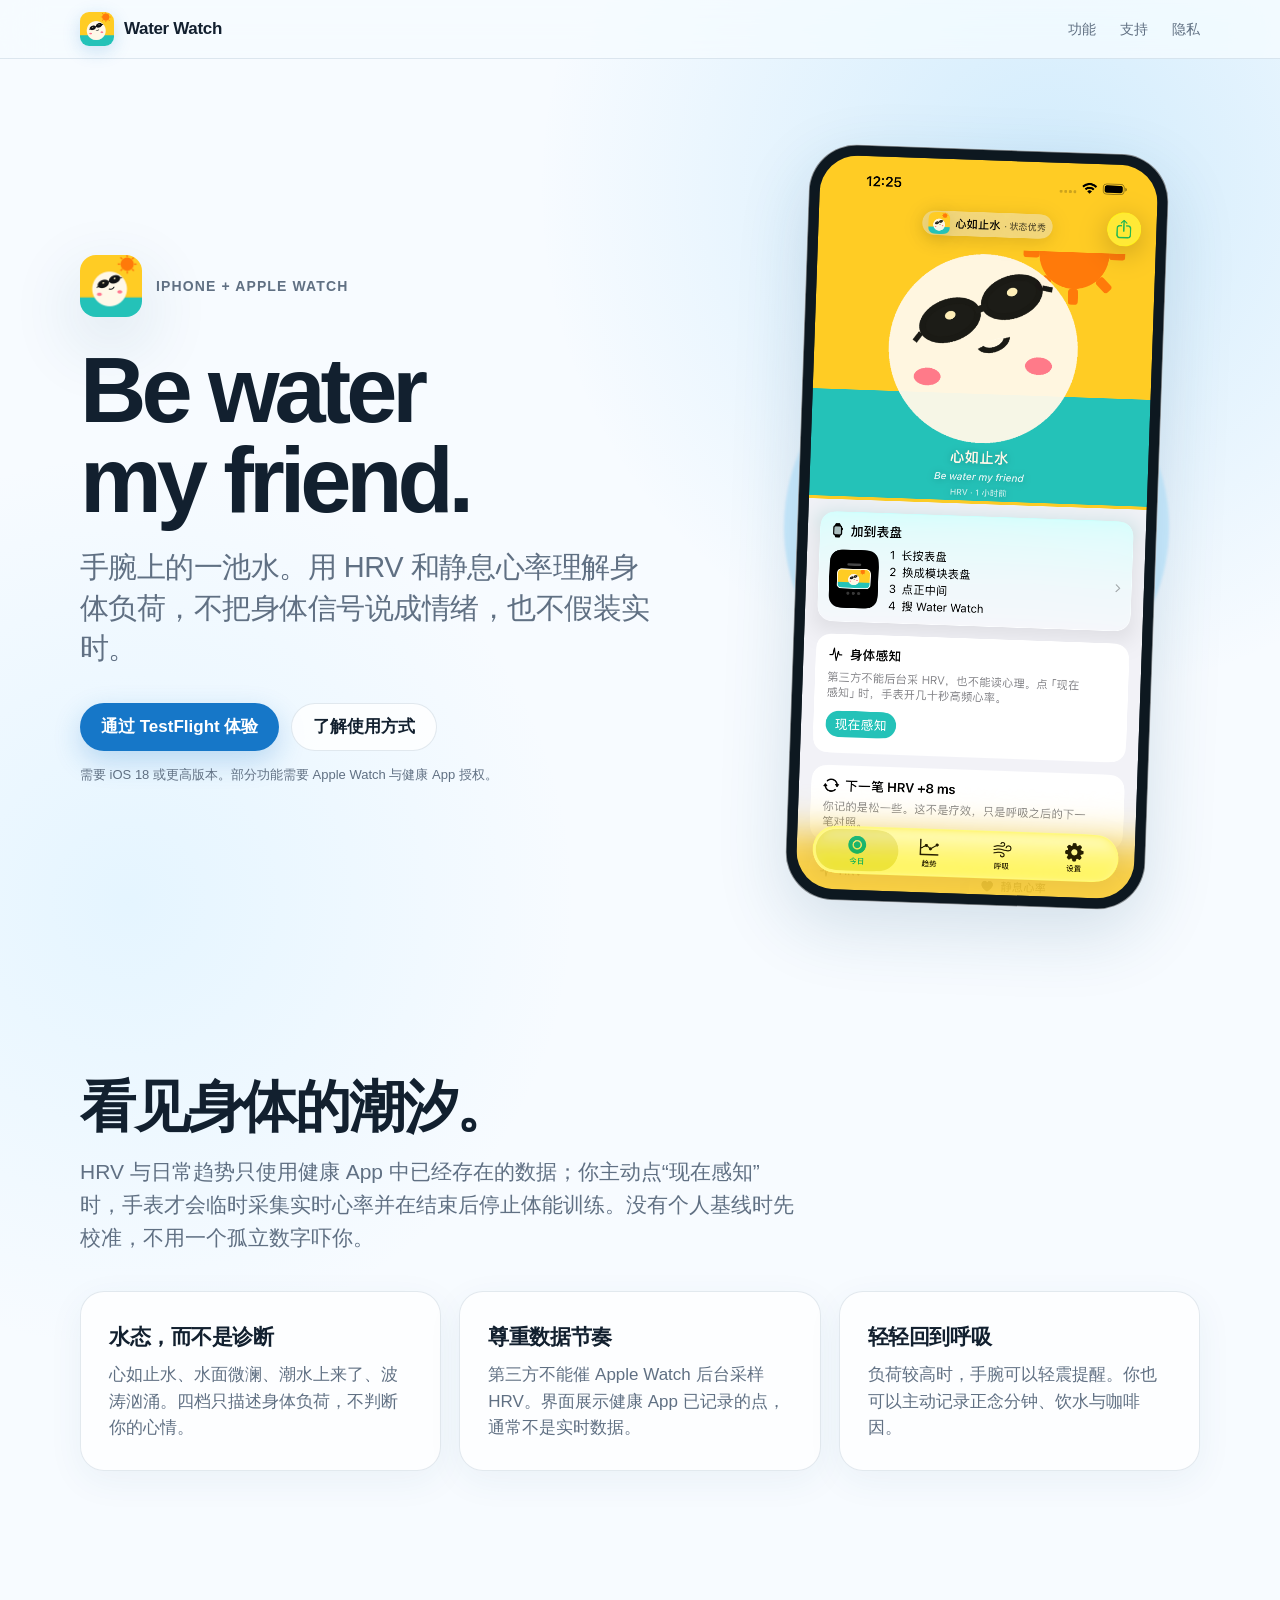
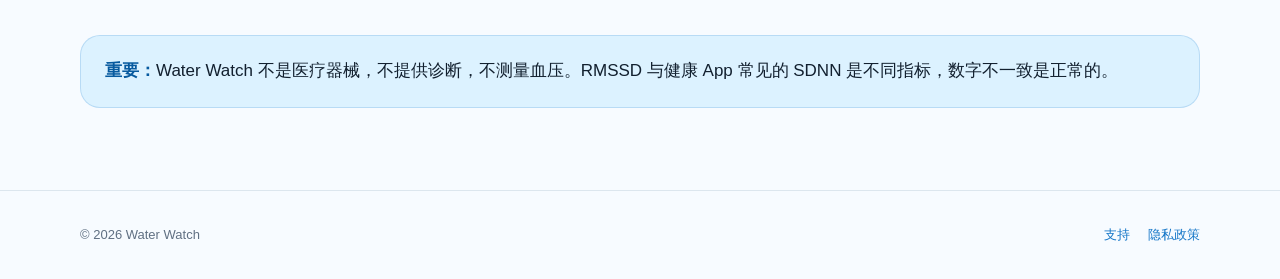
<file: index.html>
<!doctype html>
<html lang="zh-CN">
<head>
  <meta charset="utf-8">
  <meta name="viewport" content="width=device-width, initial-scale=1, viewport-fit=cover">
  <meta name="theme-color" content="#f7fbff" media="(prefers-color-scheme: light)">
  <meta name="theme-color" content="#06121d" media="(prefers-color-scheme: dark)">
  <title>Water Watch — Be water my friend</title>
  <meta name="description" content="Water Watch 用 Apple Watch 已记录的 HRV 和静息心率，帮助你理解身体负荷。不是医疗诊断，不伪造实时数据。">
  <link rel="icon" type="image/png" href="assets/app-icon.png">
  <link rel="apple-touch-icon" href="assets/app-icon.png">
  <link rel="stylesheet" href="style.css">
</head>
<body>
<a class="skip-link" href="#main">跳到主内容</a>
<nav class="nav" aria-label="主导航">
  <div class="nav-inner">
    <a class="brand" href="./"><img src="assets/app-icon.png" alt=""><span>Water Watch</span></a>
    <div class="nav-links">
      <a href="#how">功能</a>
      <a href="support.html">支持</a>
      <a href="privacy.html">隐私</a>
    </div>
  </div>
</nav>
<main id="main">
  <section class="shell hero">
    <div class="hero-copy">
      <div class="eyebrow"><img src="assets/app-icon.png" alt="Water Watch 图标"><span>iPhone + Apple Watch</span></div>
      <h1>Be water<br>my friend.</h1>
      <p class="tagline">手腕上的一池水。用 HRV 和静息心率理解身体负荷，不把身体信号说成情绪，也不假装实时。</p>
      <div class="actions">
        <a class="button" href="https://testflight.apple.com/join/exK8dZCx" target="_blank" rel="noopener">通过 TestFlight 体验</a>
        <a class="button secondary" href="support.html">了解使用方式</a>
      </div>
      <p class="microcopy">需要 iOS 18 或更高版本。部分功能需要 Apple Watch 与健康 App 授权。</p>
    </div>
    <div class="phone-wrap" aria-label="Water Watch 今日界面预览">
      <div class="phone"><img src="assets/iphone-today.png" alt="Water Watch 今日页面，显示可爱的方池小人与身体负荷状态"></div>
    </div>
  </section>

  <section id="how" class="shell section">
    <h2>看见身体的潮汐。</h2>
    <p class="section-lead">HRV 与日常趋势只使用健康 App 中已经存在的数据；你主动点“现在感知”时，手表才会临时采集实时心率并在结束后停止体能训练。没有个人基线时先校准，不用一个孤立数字吓你。</p>
    <div class="grid">
      <article class="card">
        <h3>水态，而不是诊断</h3>
        <p>心如止水、水面微澜、潮水上来了、波涛汹涌。四档只描述身体负荷，不判断你的心情。</p>
      </article>
      <article class="card">
        <h3>尊重数据节奏</h3>
        <p>第三方不能催 Apple Watch 后台采样 HRV。界面展示健康 App 已记录的点，通常不是实时数据。</p>
      </article>
      <article class="card">
        <h3>轻轻回到呼吸</h3>
        <p>负荷较高时，手腕可以轻震提醒。你也可以主动记录正念分钟、饮水与咖啡因。</p>
      </article>
    </div>
  </section>

  <section class="shell section">
    <div class="note"><strong>重要：</strong>Water Watch 不是医疗器械，不提供诊断，不测量血压。RMSSD 与健康 App 常见的 SDNN 是不同指标，数字不一致是正常的。</div>
  </section>
</main>
<footer class="footer">
  <div class="footer-inner">
    <span>© 2026 Water Watch</span>
    <div class="footer-links"><a href="support.html">支持</a><a href="privacy.html">隐私政策</a></div>
  </div>
</footer>
</body>
</html>
</file>
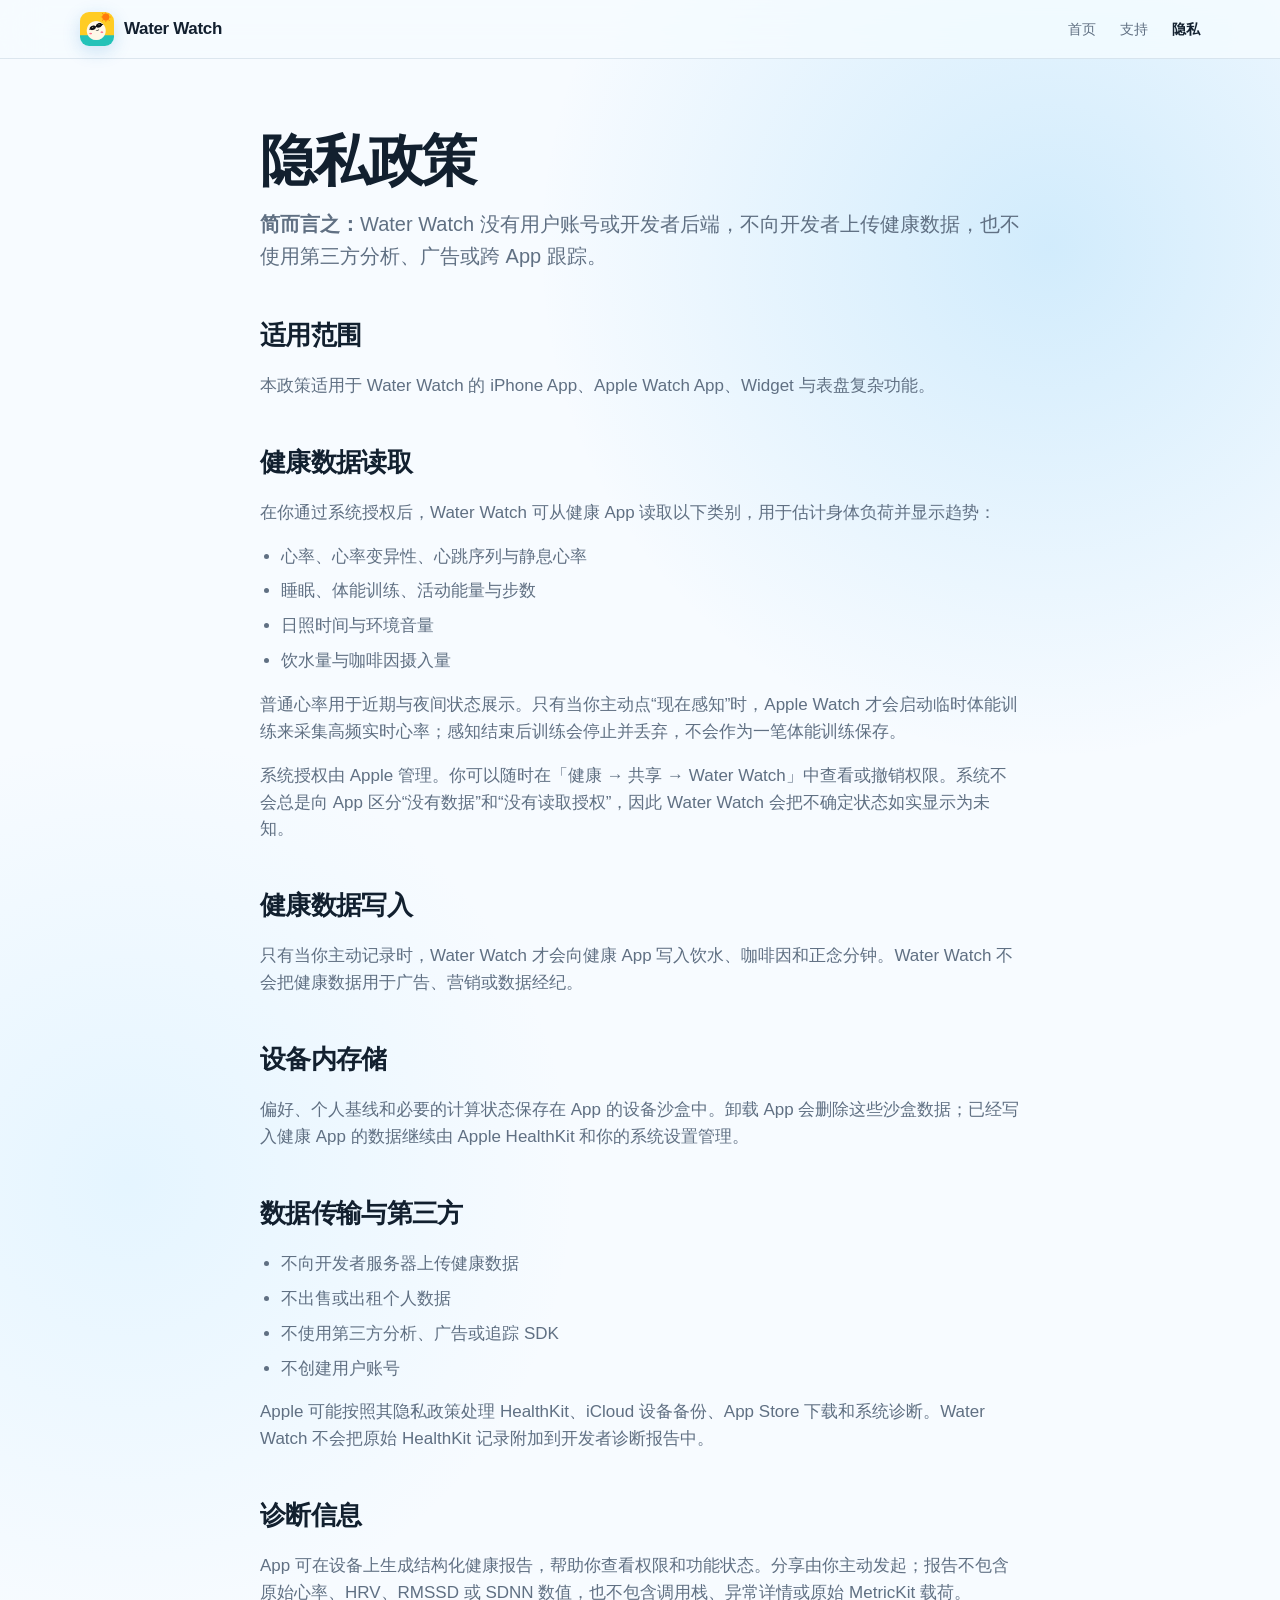
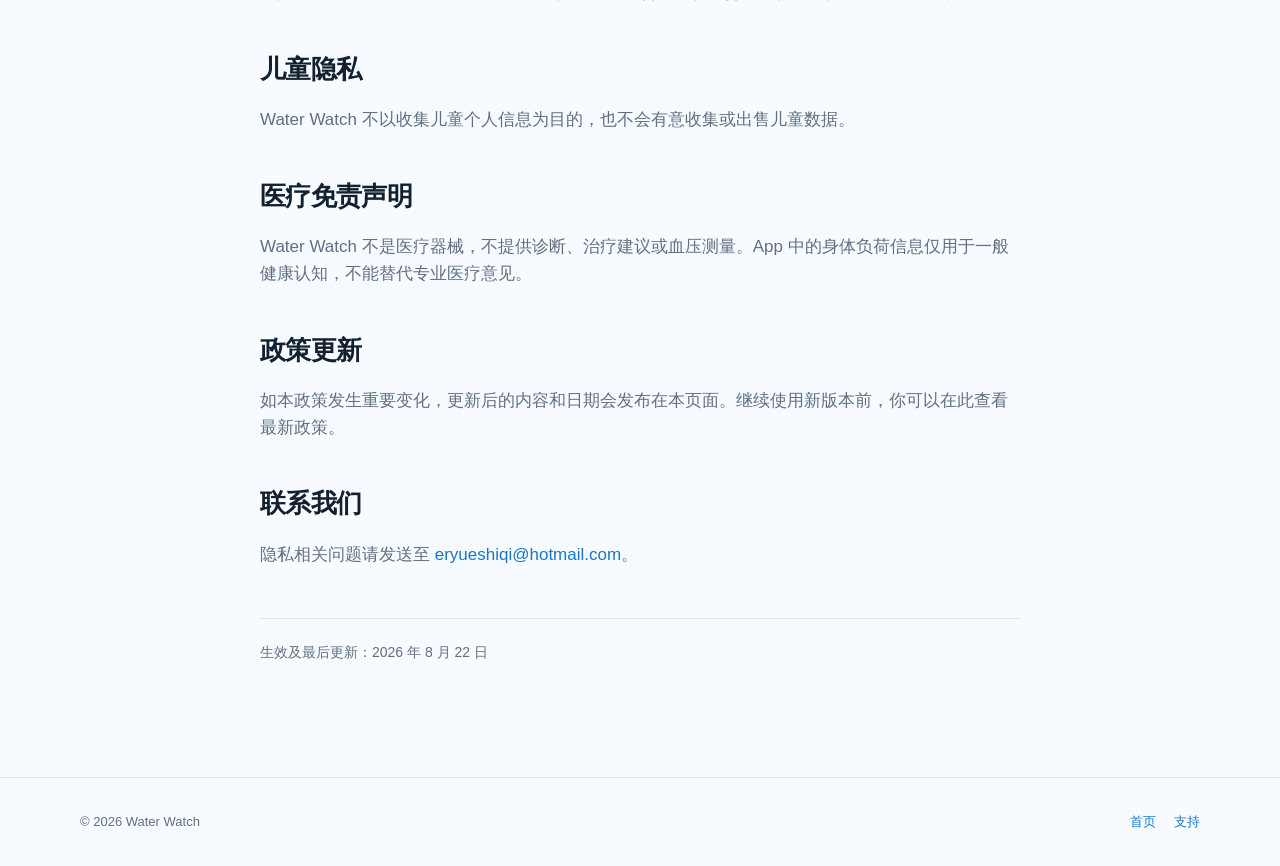
<file: privacy.html>
<!doctype html>
<html lang="zh-CN">
<head>
  <meta charset="utf-8">
  <meta name="viewport" content="width=device-width, initial-scale=1, viewport-fit=cover">
  <title>隐私政策 — Water Watch</title>
  <meta name="description" content="Water Watch 隐私政策：健康数据留在你的设备与健康 App 中，不上传到开发者服务器。">
  <link rel="icon" type="image/png" href="assets/app-icon.png">
  <link rel="apple-touch-icon" href="assets/app-icon.png">
  <link rel="stylesheet" href="style.css">
</head>
<body>
<a class="skip-link" href="#main">跳到主内容</a>
<nav class="nav" aria-label="主导航">
  <div class="nav-inner">
    <a class="brand" href="./"><img src="assets/app-icon.png" alt=""><span>Water Watch</span></a>
    <div class="nav-links"><a href="./">首页</a><a href="support.html">支持</a><a href="privacy.html" aria-current="page">隐私</a></div>
  </div>
</nav>
<main id="main" class="doc">
  <h1>隐私政策</h1>
  <p class="intro"><strong>简而言之：</strong>Water Watch 没有用户账号或开发者后端，不向开发者上传健康数据，也不使用第三方分析、广告或跨 App 跟踪。</p>

  <h2>适用范围</h2>
  <p>本政策适用于 Water Watch 的 iPhone App、Apple Watch App、Widget 与表盘复杂功能。</p>

  <h2>健康数据读取</h2>
  <p>在你通过系统授权后，Water Watch 可从健康 App 读取以下类别，用于估计身体负荷并显示趋势：</p>
  <ul>
    <li>心率、心率变异性、心跳序列与静息心率</li>
    <li>睡眠、体能训练、活动能量与步数</li>
    <li>日照时间与环境音量</li>
    <li>饮水量与咖啡因摄入量</li>
  </ul>
  <p>普通心率用于近期与夜间状态展示。只有当你主动点“现在感知”时，Apple Watch 才会启动临时体能训练来采集高频实时心率；感知结束后训练会停止并丢弃，不会作为一笔体能训练保存。</p>
  <p>系统授权由 Apple 管理。你可以随时在「健康 → 共享 → Water Watch」中查看或撤销权限。系统不会总是向 App 区分“没有数据”和“没有读取授权”，因此 Water Watch 会把不确定状态如实显示为未知。</p>

  <h2>健康数据写入</h2>
  <p>只有当你主动记录时，Water Watch 才会向健康 App 写入饮水、咖啡因和正念分钟。Water Watch 不会把健康数据用于广告、营销或数据经纪。</p>

  <h2>设备内存储</h2>
  <p>偏好、个人基线和必要的计算状态保存在 App 的设备沙盒中。卸载 App 会删除这些沙盒数据；已经写入健康 App 的数据继续由 Apple HealthKit 和你的系统设置管理。</p>

  <h2>数据传输与第三方</h2>
  <ul>
    <li>不向开发者服务器上传健康数据</li>
    <li>不出售或出租个人数据</li>
    <li>不使用第三方分析、广告或追踪 SDK</li>
    <li>不创建用户账号</li>
  </ul>
  <p>Apple 可能按照其隐私政策处理 HealthKit、iCloud 设备备份、App Store 下载和系统诊断。Water Watch 不会把原始 HealthKit 记录附加到开发者诊断报告中。</p>

  <h2>诊断信息</h2>
  <p>App 可在设备上生成结构化健康报告，帮助你查看权限和功能状态。分享由你主动发起；报告不包含原始心率、HRV、RMSSD 或 SDNN 数值，也不包含调用栈、异常详情或原始 MetricKit 载荷。</p>

  <h2>儿童隐私</h2>
  <p>Water Watch 不以收集儿童个人信息为目的，也不会有意收集或出售儿童数据。</p>

  <h2>医疗免责声明</h2>
  <p>Water Watch 不是医疗器械，不提供诊断、治疗建议或血压测量。App 中的身体负荷信息仅用于一般健康认知，不能替代专业医疗意见。</p>

  <h2>政策更新</h2>
  <p>如本政策发生重要变化，更新后的内容和日期会发布在本页面。继续使用新版本前，你可以在此查看最新政策。</p>

  <h2>联系我们</h2>
  <p>隐私相关问题请发送至 <a href="mailto:eryueshiqi@hotmail.com">eryueshiqi@hotmail.com</a>。</p>
  <p class="meta">生效及最后更新：2026 年 8 月 22 日</p>
</main>
<footer class="footer"><div class="footer-inner"><span>© 2026 Water Watch</span><div class="footer-links"><a href="./">首页</a><a href="support.html">支持</a></div></div></footer>
</body>
</html>
</file>
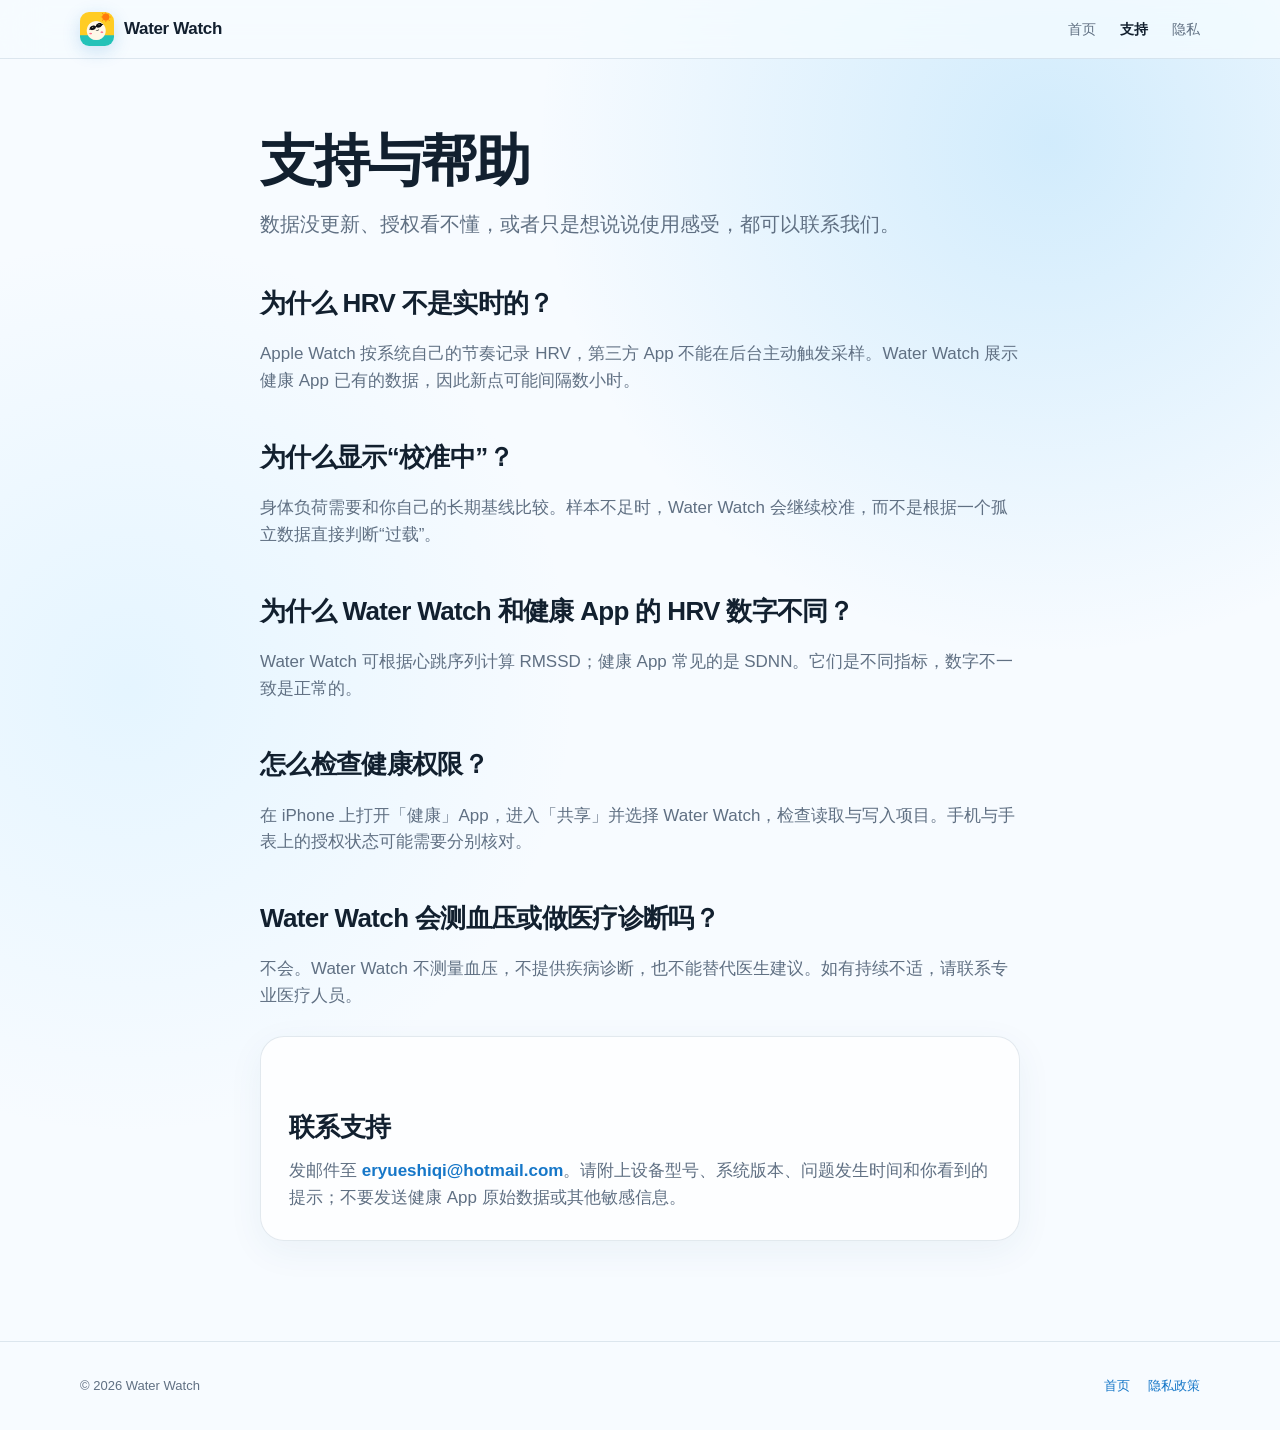
<file: support.html>
<!doctype html>
<html lang="zh-CN">
<head>
  <meta charset="utf-8">
  <meta name="viewport" content="width=device-width, initial-scale=1, viewport-fit=cover">
  <title>支持与帮助 — Water Watch</title>
  <meta name="description" content="Water Watch 使用帮助、常见问题与联系邮箱。">
  <link rel="icon" type="image/png" href="assets/app-icon.png">
  <link rel="apple-touch-icon" href="assets/app-icon.png">
  <link rel="stylesheet" href="style.css">
</head>
<body>
<a class="skip-link" href="#main">跳到主内容</a>
<nav class="nav" aria-label="主导航">
  <div class="nav-inner">
    <a class="brand" href="./"><img src="assets/app-icon.png" alt=""><span>Water Watch</span></a>
    <div class="nav-links"><a href="./">首页</a><a href="support.html" aria-current="page">支持</a><a href="privacy.html">隐私</a></div>
  </div>
</nav>
<main id="main" class="doc">
  <h1>支持与帮助</h1>
  <p class="intro">数据没更新、授权看不懂，或者只是想说说使用感受，都可以联系我们。</p>

  <h2>为什么 HRV 不是实时的？</h2>
  <p>Apple Watch 按系统自己的节奏记录 HRV，第三方 App 不能在后台主动触发采样。Water Watch 展示健康 App 已有的数据，因此新点可能间隔数小时。</p>

  <h2>为什么显示“校准中”？</h2>
  <p>身体负荷需要和你自己的长期基线比较。样本不足时，Water Watch 会继续校准，而不是根据一个孤立数据直接判断“过载”。</p>

  <h2>为什么 Water Watch 和健康 App 的 HRV 数字不同？</h2>
  <p>Water Watch 可根据心跳序列计算 RMSSD；健康 App 常见的是 SDNN。它们是不同指标，数字不一致是正常的。</p>

  <h2>怎么检查健康权限？</h2>
  <p>在 iPhone 上打开「健康」App，进入「共享」并选择 Water Watch，检查读取与写入项目。手机与手表上的授权状态可能需要分别核对。</p>

  <h2>Water Watch 会测血压或做医疗诊断吗？</h2>
  <p>不会。Water Watch 不测量血压，不提供疾病诊断，也不能替代医生建议。如有持续不适，请联系专业医疗人员。</p>

  <div class="card contact-card">
    <h2>联系支持</h2>
    <p>发邮件至 <a href="mailto:eryueshiqi@hotmail.com">eryueshiqi@hotmail.com</a>。请附上设备型号、系统版本、问题发生时间和你看到的提示；不要发送健康 App 原始数据或其他敏感信息。</p>
  </div>
</main>
<footer class="footer"><div class="footer-inner"><span>© 2026 Water Watch</span><div class="footer-links"><a href="./">首页</a><a href="privacy.html">隐私政策</a></div></div></footer>
</body>
</html>
</file>
<file: style.css>
:root {
  color-scheme: light dark;
  --bg: #f7fbff;
  --surface: rgba(255, 255, 255, 0.78);
  --surface-solid: #ffffff;
  --text: #12202f;
  --muted: #607083;
  --line: rgba(29, 78, 116, 0.12);
  --brand: #1677c8;
  --brand-deep: #075a9f;
  --water: #ccecff;
  --shadow: 0 24px 70px rgba(24, 80, 120, 0.16);
}

@media (prefers-color-scheme: dark) {
  :root {
    --bg: #06121d;
    --surface: rgba(15, 31, 45, 0.82);
    --surface-solid: #0f1f2d;
    --text: #f4f9fc;
    --muted: #a7b8c7;
    --line: rgba(210, 237, 255, 0.12);
    --brand: #69bfff;
    --brand-deep: #9bd3ff;
    --water: #123b58;
    --shadow: 0 24px 70px rgba(0, 0, 0, 0.4);
  }
}

* { box-sizing: border-box; }
html { scroll-behavior: smooth; -webkit-text-size-adjust: 100%; }
@media (prefers-reduced-motion: reduce) {
  html { scroll-behavior: auto; }
}
body {
  margin: 0;
  min-height: 100vh;
  font: 17px/1.58 -apple-system, BlinkMacSystemFont, "SF Pro Text", "PingFang SC", "Helvetica Neue", sans-serif;
  color: var(--text);
  background:
    radial-gradient(circle at 82% 10%, rgba(76, 181, 242, 0.22), transparent 32rem),
    radial-gradient(circle at 10% 48%, rgba(146, 217, 255, 0.18), transparent 28rem),
    var(--bg);
  -webkit-font-smoothing: antialiased;
}
a { color: var(--brand); text-decoration: none; }
a:hover { text-decoration: underline; }
img { display: block; max-width: 100%; }

.skip-link {
  position: fixed;
  top: 8px;
  left: 8px;
  z-index: 1000;
  padding: 8px 12px;
  border-radius: 10px;
  background: var(--surface-solid);
  transform: translateY(-150%);
}
.skip-link:focus { transform: translateY(0); }

.nav {
  position: sticky;
  top: 0;
  z-index: 20;
  border-bottom: 1px solid var(--line);
  background: color-mix(in srgb, var(--bg) 78%, transparent);
  backdrop-filter: saturate(160%) blur(22px);
  -webkit-backdrop-filter: saturate(160%) blur(22px);
}
.nav-inner {
  width: min(1120px, calc(100% - 36px));
  height: 58px;
  margin: 0 auto;
  display: flex;
  align-items: center;
  justify-content: space-between;
  gap: 22px;
}
.brand {
  display: flex;
  align-items: center;
  gap: 10px;
  color: var(--text);
  font-weight: 700;
  letter-spacing: -0.02em;
}
.brand:hover { text-decoration: none; }
.brand img { width: 34px; height: 34px; border-radius: 9px; box-shadow: 0 5px 18px rgba(24, 119, 200, 0.2); }
.nav-links { display: flex; align-items: center; gap: 24px; }
.nav-links a { color: var(--muted); font-size: 14px; }
.nav-links a[aria-current="page"] { color: var(--text); font-weight: 650; }

.shell { width: min(1120px, calc(100% - 36px)); margin: 0 auto; }
.hero {
  min-height: calc(100svh - 58px);
  padding: clamp(54px, 7vw, 96px) 0;
  display: grid;
  grid-template-columns: minmax(0, 1fr) minmax(280px, 0.78fr);
  gap: clamp(42px, 8vw, 100px);
  align-items: center;
}
.hero-copy { max-width: 650px; }
.eyebrow {
  display: flex;
  align-items: center;
  gap: 14px;
  margin-bottom: 28px;
  color: var(--muted);
  font-size: 14px;
  font-weight: 700;
  letter-spacing: 0.08em;
  text-transform: uppercase;
}
.eyebrow img { width: 62px; height: 62px; border-radius: 16px; box-shadow: var(--shadow); }
h1 {
  margin: 0 0 22px;
  font-size: clamp(48px, 7.3vw, 92px);
  line-height: 0.98;
  letter-spacing: -0.055em;
}
.tagline {
  margin: 0 0 34px;
  max-width: 620px;
  color: var(--muted);
  font-size: clamp(20px, 2.3vw, 29px);
  line-height: 1.4;
  letter-spacing: -0.018em;
}
.actions { display: flex; flex-wrap: wrap; gap: 12px; align-items: center; }
.button {
  display: inline-flex;
  min-height: 48px;
  padding: 0 21px;
  align-items: center;
  justify-content: center;
  border-radius: 999px;
  background: var(--brand);
  color: white;
  font-weight: 650;
  box-shadow: 0 10px 28px rgba(22, 119, 200, 0.24);
}
.button:hover { color: white; text-decoration: none; filter: brightness(1.05); }
.button.secondary { background: var(--surface); color: var(--text); border: 1px solid var(--line); box-shadow: none; }
.button.secondary:hover { color: var(--text); }
.microcopy { margin-top: 14px; color: var(--muted); font-size: 13px; }

.phone-wrap { display: grid; place-items: center; position: relative; }
.phone-wrap::before {
  position: absolute;
  width: 86%;
  aspect-ratio: 1;
  border-radius: 50%;
  background: var(--water);
  filter: blur(1px);
  content: "";
}
.phone {
  position: relative;
  width: min(100%, 360px);
  padding: 10px;
  border: 1px solid rgba(255,255,255,0.5);
  border-radius: 48px;
  background: #0d1820;
  box-shadow: var(--shadow);
  transform: rotate(2deg);
}
.phone img { border-radius: 38px; }

.section { padding: 82px 0; }
.section h2, .doc h1 { margin: 0 0 18px; font-size: clamp(34px, 5vw, 56px); line-height: 1.08; letter-spacing: -0.04em; }
.section-lead { max-width: 720px; margin: 0 0 36px; color: var(--muted); font-size: 21px; }
.grid { display: grid; grid-template-columns: repeat(3, minmax(0, 1fr)); gap: 18px; }
.card {
  padding: 28px;
  border: 1px solid var(--line);
  border-radius: 24px;
  background: var(--surface);
  box-shadow: 0 10px 36px rgba(31, 89, 127, 0.06);
}
.card h2, .card h3 { margin: 0 0 9px; font-size: 21px; letter-spacing: -0.02em; }
.card p { margin: 0; color: var(--muted); }
.note {
  padding: 22px 24px;
  border-radius: 20px;
  border: 1px solid rgba(22, 119, 200, 0.18);
  background: color-mix(in srgb, var(--water) 62%, transparent);
}
.note strong { color: var(--brand-deep); }

.doc { width: min(760px, calc(100% - 36px)); margin: 0 auto; padding: 72px 0 100px; }
.doc .intro { margin: 0 0 38px; color: var(--muted); font-size: 20px; }
.doc h2 { margin: 42px 0 10px; font-size: 26px; letter-spacing: -0.025em; }
.doc h3 { margin: 26px 0 8px; font-size: 20px; }
.doc p, .doc li { color: var(--muted); }
.doc ul { padding-left: 1.25em; }
.doc li + li { margin-top: 8px; }
.doc .meta { margin-top: 50px; padding-top: 22px; border-top: 1px solid var(--line); font-size: 14px; }
.contact-card { margin-top: 26px; }
.contact-card a { font-weight: 650; }

.footer { border-top: 1px solid var(--line); }
.footer-inner {
  width: min(1120px, calc(100% - 36px));
  min-height: 88px;
  margin: 0 auto;
  display: flex;
  align-items: center;
  justify-content: space-between;
  gap: 24px;
  color: var(--muted);
  font-size: 13px;
}
.footer-links { display: flex; gap: 18px; }

@media (max-width: 800px) {
  .hero { min-height: auto; grid-template-columns: 1fr; }
  .hero-copy { text-align: center; margin: 0 auto; }
  .eyebrow, .actions { justify-content: center; }
  .grid { grid-template-columns: 1fr; }
  .phone { width: min(82vw, 340px); transform: none; }
}

@media (max-width: 560px) {
  .nav-links { gap: 14px; }
  .nav-links a:first-child { display: none; }
  .footer-inner { padding: 24px 0; flex-direction: column; align-items: flex-start; }
}
</file>
